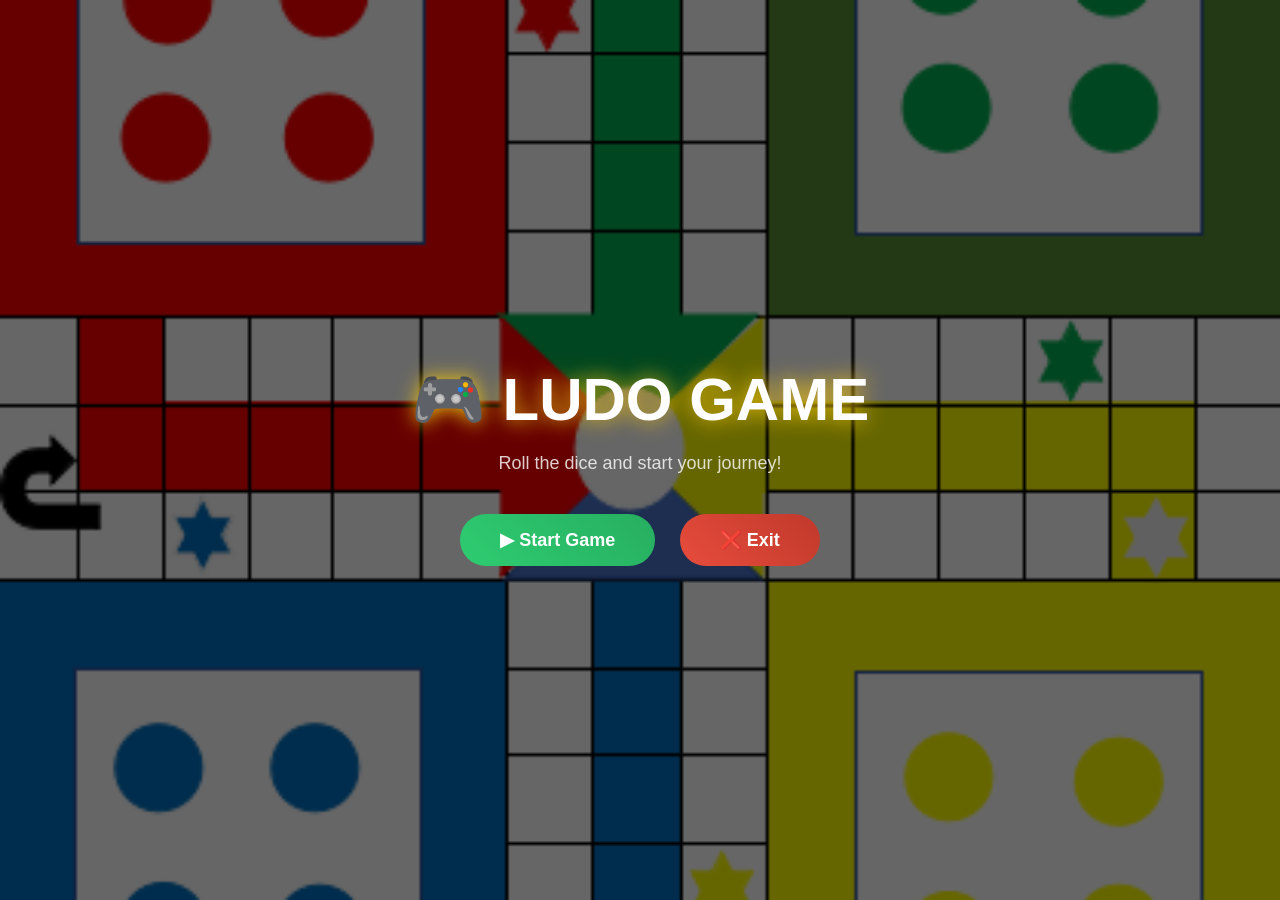
<file: index.html>
<!DOCTYPE html>
<html>
<head>
  <title>Ludo Game</title>

  <style>
    body {
      margin: 0;
      font-family: Arial;
      height: 100vh;
      display: flex;
      justify-content: center;
      align-items: center;

      /* Background Ludo Image */
      background: url('ludo.png') no-repeat center center/cover;
    }

    /* Dark overlay */
    .overlay {
      position: absolute;
      width: 100%;
      height: 100%;
      background: rgba(0,0,0,0.6);
    }

    .container {
      position: relative;
      text-align: center;
      color: white;
      z-index: 2;
    }

    h1 {
      font-size: 60px;
      margin-bottom: 10px;
      text-shadow: 0 0 20px #f1c40f;
    }

    p {
      font-size: 18px;
      opacity: 0.8;
      margin-bottom: 30px;
    }

    .btn {
      padding: 15px 40px;
      margin: 10px;
      font-size: 18px;
      border: none;
      border-radius: 50px;
      cursor: pointer;
      transition: 0.3s;
      font-weight: bold;
    }

    .play {
      background: linear-gradient(45deg, #2ecc71, #27ae60);
      color: white;
    }

    .play:hover {
      transform: scale(1.1);
    }

    .exit {
      background: linear-gradient(45deg, #e74c3c, #c0392b);
      color: white;
    }

    .exit:hover {
      transform: scale(1.1);
    }

    /* Glow animation */
    h1 {
      animation: glow 2s infinite alternate;
    }

    @keyframes glow {
      from { text-shadow: 0 0 10px #f1c40f; }
      to { text-shadow: 0 0 30px #f39c12; }
    }

  </style>
</head>

<body>

<div class="overlay"></div>

<div class="container">
  <h1>🎮 LUDO GAME</h1>
  <p>Roll the dice and start your journey!</p>

  <button class="btn play" onclick="startGame()">▶ Start Game</button>
  <button class="btn exit" onclick="exitGame()">❌ Exit</button>
</div>

<script>
function startGame() {
  window.location.href = "players.html";
}

function exitGame() {
  alert("Thanks for playing 😊");
}
</script>

</body>
</html>
</file>
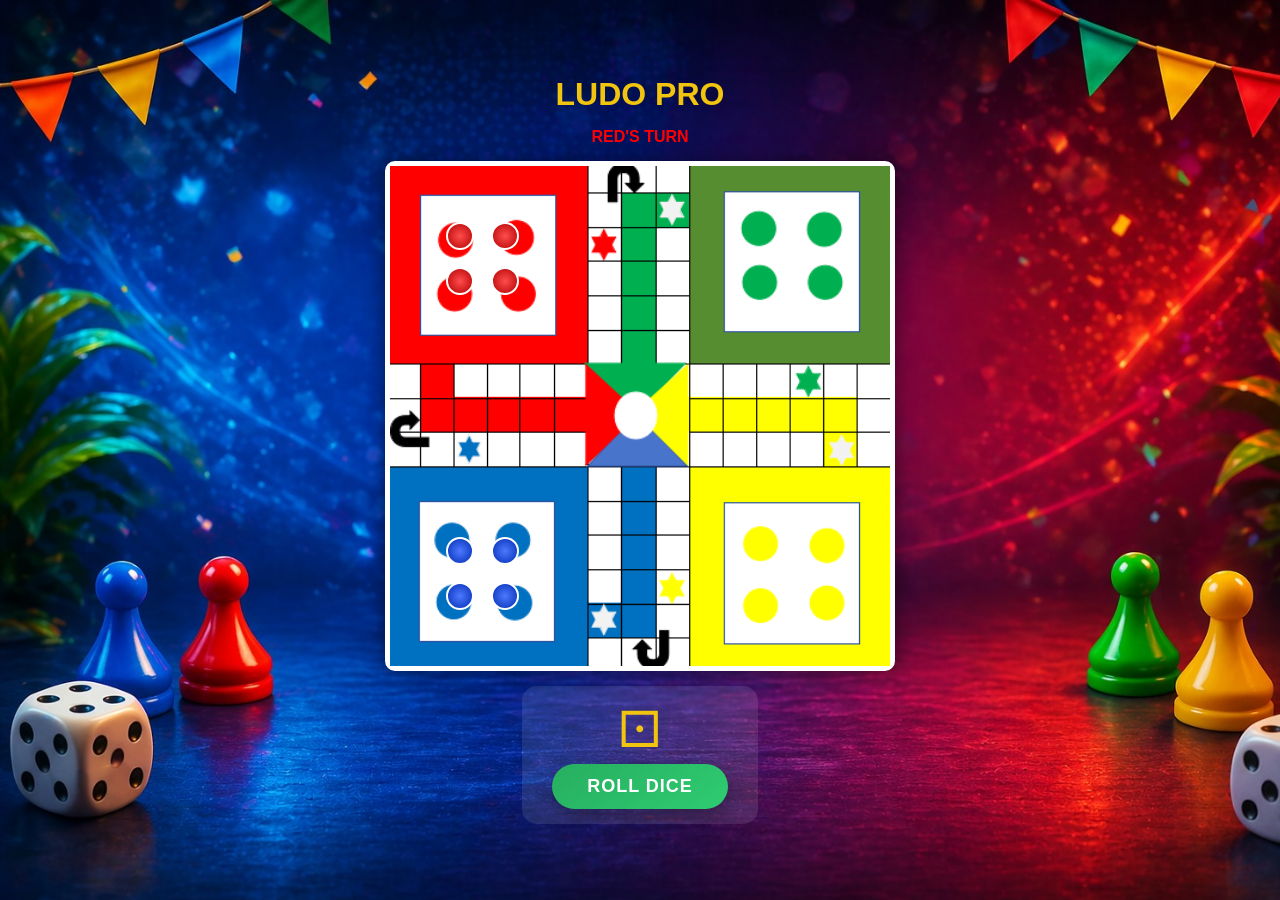
<file: board.html>
<!DOCTYPE html>
<html lang="en">
<head>
    <meta charset="UTF-8">
    <title>Ludo Game</title>
    <link rel="stylesheet" href="style.css">
</head>
<body>

<div class="container">
    <h1 class="title">LUDO PRO</h1>
    <div id="player-turn" style="color: red; font-weight: bold;">RED'S TURN</div>

    <div class="board-container">
        <img src="ludo.png" class="board">

        <div id="red-1" class="token red-token" onclick="handleTokenClick('red', 1)" style="left: 70px; top: 70px;"></div>
        <div id="red-2" class="token red-token" onclick="handleTokenClick('red', 2)" style="left: 115px; top: 70px;"></div>
        <div id="red-3" class="token red-token" onclick="handleTokenClick('red', 3)" style="left: 70px; top: 115px;"></div>
        <div id="red-4" class="token red-token" onclick="handleTokenClick('red', 4)" style="left: 115px; top: 115px;"></div>

        <div id="blue-1" class="token blue-token" onclick="handleTokenClick('blue', 1)" style="left: 70px; top: 385px;"></div>
        <div id="blue-2" class="token blue-token" onclick="handleTokenClick('blue', 2)" style="left: 115px; top: 385px;"></div>
        <div id="blue-3" class="token blue-token" onclick="handleTokenClick('blue', 3)" style="left: 70px; top: 430px;"></div>
        <div id="blue-4" class="token blue-token" onclick="handleTokenClick('blue', 4)" style="left: 115px; top: 430px;"></div>
    </div>

    <div class="dice-section">
        <span id="dice-display">⚀</span>
        <button class="btn-roll" id="roll-btn" onclick="rollDice()">ROLL DICE</button>
    </div>
</div>

<script>
let lastRoll = 0;
let currentPlayer = 'red';
let canMove = false;

// -1 means in home, 0+ means on track
const tokenStates = {
    red: { 1: -1, 2: -1, 3: -1, 4: -1 },
    blue: { 1: -1, 2: -1, 3: -1, 4: -1 }
};

const homeCoords = {
    'red-1': {x: 70, y: 70}, 'red-2': {x: 115, y: 70}, 'red-3': {x: 70, y: 115}, 'red-4': {x: 115, y: 115},
    'blue-1': {x: 70, y: 385}, 'blue-2': {x: 115, y: 385}, 'blue-3': {x: 70, y: 430}, 'blue-4': {x: 115, y: 430}
};

// Precise coordinates for 500x500 board
const commonPath = [
    {x: 45, y: 215}, {x: 78, y: 215}, {x: 112, y: 215}, {x: 145, y: 215}, {x: 178, y: 215},
    {x: 215, y: 178}, {x: 215, y: 145}, {x: 215, y: 112}, {x: 215, y: 78}, {x: 215, y: 45}, {x: 215, y: 15},
    {x: 250, y: 15}, {x: 285, y: 15}, {x: 285, y: 45}, {x: 285, y: 78}, {x: 285, y: 112}, {x: 285, y: 145},
    {x: 285, y: 178}, {x: 322, y: 215}, {x: 355, y: 215}, {x: 388, y: 215}, {x: 422, y: 215}, {x: 455, y: 215},
    {x: 485, y: 215}, {x: 485, y: 250}, {x: 485, y: 285}, {x: 455, y: 285}, {x: 422, y: 285}, {x: 388, y: 285},
    {x: 355, y: 285}, {x: 322, y: 285}, {x: 285, y: 322}, {x: 285, y: 355}, {x: 285, y: 388}, {x: 285, y: 422},
    {x: 285, y: 455}, {x: 285, y: 485}, {x: 250, y: 485}, {x: 215, y: 485}, {x: 215, y: 455}, {x: 215, y: 422},
    {x: 215, y: 388}, {x: 215, y: 355}, {x: 215, y: 322}, {x: 178, y: 285}, {x: 145, y: 285}, {x: 112, y: 285},
    {x: 78, y: 285}, {x: 45, y: 285}, {x: 15, y: 285}, {x: 15, y: 250}, {x: 15, y: 215}
];

const homePaths = {
    red: [
        {x: 45, y: 250}, {x: 78, y: 250}, {x: 112, y: 250}, {x: 145, y: 250}, {x: 178, y: 250}, {x: 215, y: 250}
    ],
    blue: [
        {x: 250, y: 455}, {x: 250, y: 422}, {x: 250, y: 388}, {x: 250, y: 355}, {x: 250, y: 322}, {x: 250, y: 285}
    ]
};
function rollDice() {
    if (canMove) return;
    lastRoll = Math.floor(Math.random() * 6) + 1;
    const diceFaces = ["⚀","⚁","⚂","⚃","⚄","⚅"];
    document.getElementById("dice-display").innerHTML = diceFaces[lastRoll - 1];

    // Check if player can move
    let hasMove = false;
    for (let i = 1; i <= 4; i++) {
        if (tokenStates[currentPlayer][i] >= 0 || lastRoll === 6) hasMove = true;
    }

    if (!hasMove) {
        setTimeout(switchPlayer, 800);
    } else {
        canMove = true;
        document.getElementById("roll-btn").disabled = true;
    }
}

function checkCapture(mover, position) {
    let opponent = (mover === 'red') ? 'blue' : 'red';
    
    // Star wale safe zones (In boxes par goti nahi maregi)
    const safeIndices = [0, 13, 26, 39]; 
    
    // Board par mover aur opponent ki asli location calculate karna
    let moverIdx = (mover === 'blue') ? (position + 39) % 52 : position;

    for (let i = 1; i <= 4; i++) {
        let oppState = tokenStates[opponent][i];
        
        if (oppState >= 0) {
            let oppIdx = (opponent === 'blue') ? (oppState + 39) % 52 : oppState;
            
            // Agar dono ek hi jagah hain aur safe zone nahi hai
            if (moverIdx === oppIdx && !safeIndices.includes(moverIdx)) {
                tokenStates[opponent][i] = -1; // Goti pit gayi, wapas ghar bhejo
                console.log(opponent + " ki goti pit gayi!");
            }
        }
    }
}
function handleTokenClick(player, id) {
    if (!canMove || player !== currentPlayer) return;
    let state = tokenStates[player][id];
    // handleTokenClick ke andar jahan move logic hai:
let nextState = state + lastRoll;

if (nextState > 57) { // 51 path + 6 ghar ke steps = 57 max
    console.log("Dice number zyada hai, goti andar nahi ja sakti");
    return; // Move skip ho jayegi
}

tokenStates[player][id] = nextState;

    if (state === -1 && lastRoll === 6) {
        tokenStates[player][id] = 0;
        finishTurn();
    } else if (state >= 0) {
        tokenStates[player][id] = (state + lastRoll) % 52;
        checkCapture(player, nextState);
        finishTurn();
    }
}

function finishTurn() {
    updateUI();
    canMove = false;
    document.getElementById("roll-btn").disabled = false;
    if (lastRoll !== 6) switchPlayer();
}

// function updateUI() {
//     for (let p of ['red', 'blue']) {
//         for (let i = 1; i <= 4; i++) {
//             const el = document.getElementById(`${p}-${i}`);
//             const state = tokenStates[p][i];
            
//             if (state === -1) {
//                 el.style.left = homeCoords[`${p}-${i}`].x + "px";
//                 el.style.top = homeCoords[`${p}-${i}`].y + "px";
//             } else {
//                 let idx;
//                 if (p === 'blue') {
//                     idx = (state + 39) % 52; 
//                 } else {
//                     idx = state % 52;
//                 }
                
//                 el.style.left = commonPath[idx].x + "px";
//                 el.style.top = commonPath[idx].y + "px";
//             }
//         }
//     }
// }

function updateUI() {
    for (let p of ['red', 'blue']) {
        for (let i = 1; i <= 4; i++) {
            const el = document.getElementById(`${p}-${i}`);
            const state = tokenStates[p][i];
            
            if (state === -1) {
                el.style.left = homeCoords[`${p}-${i}`].x + "px";
                el.style.top = homeCoords[`${p}-${i}`].y + "px";
            } 
            // AGAR GOTI 51 SE AGAY NIKAL GAYI HAI (Home Path)
            else if (state > 51) {
                let homeIdx = state - 52; // 52 pehla step hoga ghar ka
                if (homeIdx < homePaths[p].length) {
                    el.style.left = homePaths[p][homeIdx].x + "px";
                    el.style.top = homePaths[p][homeIdx].y + "px";
                } else {
                    // GOTI JEET GAYI
                    el.style.display = 'none'; 
                    // Yahan blast wala code dal sakti hain
                }
            } 
            else {
                let idx = (p === 'blue') ? (state + 39) % 52 : state;
                el.style.left = commonPath[idx].x + "px";
                el.style.top = commonPath[idx].y + "px";
            }
        }
    }
}
function switchPlayer() {
    currentPlayer = (currentPlayer === 'red') ? 'blue' : 'red';
    const turnEl = document.getElementById("player-turn");
    turnEl.innerHTML = `${currentPlayer.toUpperCase()}'S TURN`;
    turnEl.style.color = (currentPlayer === 'red') ? 'red' : '#3498db';
}
</script>
</body>
</html>
</file>
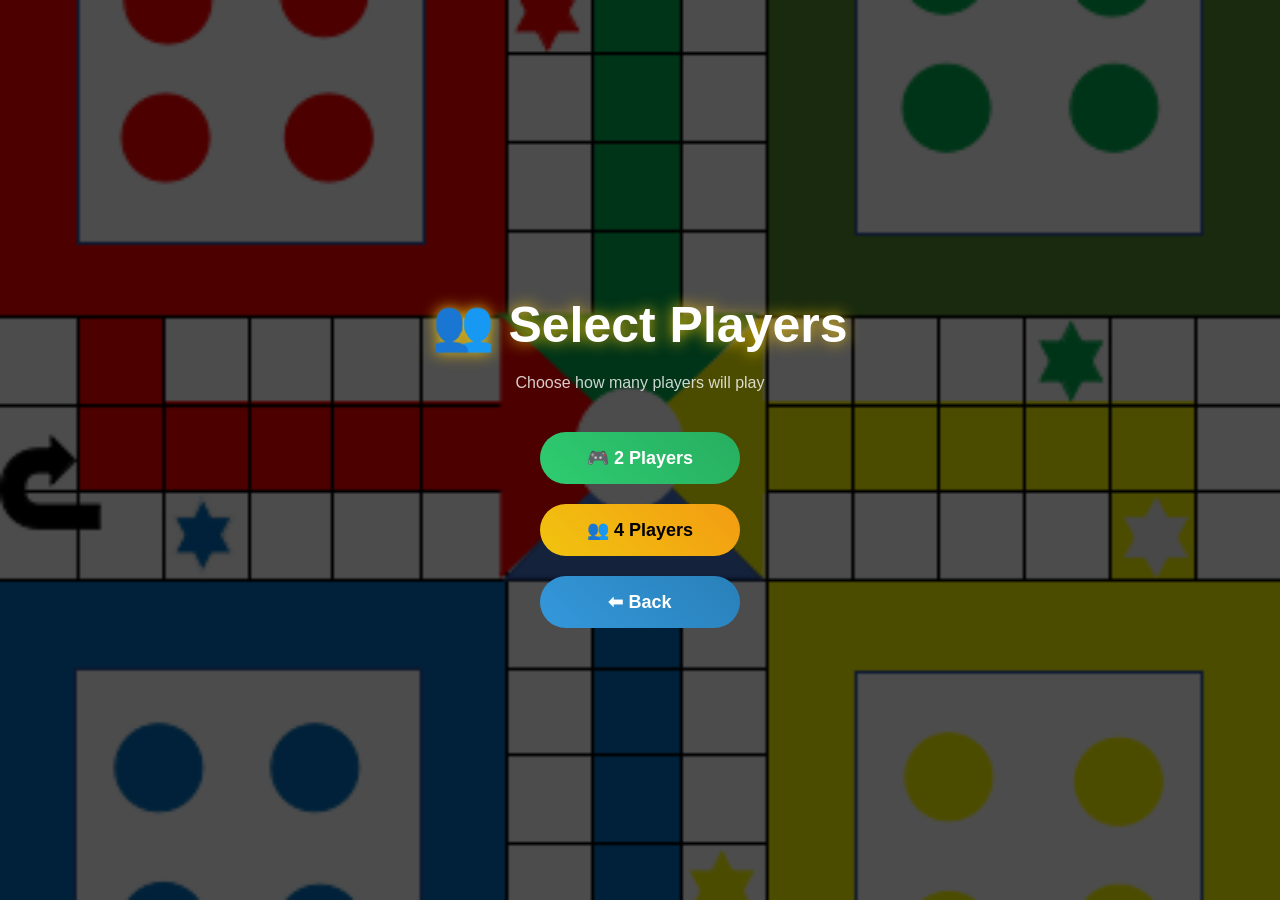
<file: players.html>
<!DOCTYPE html>
<html>
<head>
  <title>Select Players</title>

  <style>
    body {
      margin: 0;
      height: 100vh;
      font-family: Arial;
      display: flex;
      justify-content: center;
      align-items: center;

      /* Background */
      background: url('ludo.png') no-repeat center center/cover;
    }

    /* Dark overlay */
    .overlay {
      position: absolute;
      width: 100%;
      height: 100%;
      background: rgba(0,0,0,0.7);
    }

    .container {
      position: relative;
      text-align: center;
      color: white;
      z-index: 2;
    }

    h1 {
      font-size: 50px;
      margin-bottom: 20px;
      text-shadow: 0 0 15px #f1c40f;
    }

    p {
      opacity: 0.8;
      margin-bottom: 30px;
    }

    .btn {
      padding: 15px 40px;
      margin: 10px;
      font-size: 18px;
      border: none;
      border-radius: 50px;
      cursor: pointer;
      transition: 0.3s;
      font-weight: bold;
      min-width: 200px;
    }

    .two {
      background: linear-gradient(45deg, #2ecc71, #27ae60);
      color: white;
    }

    .four {
      background: linear-gradient(45deg, #f1c40f, #f39c12);
      color: black;
    }

    .back {
      background: linear-gradient(45deg, #3498db, #2980b9);
      color: white;
    }

    .btn:hover {
      transform: scale(1.1);
    }

    /* Glow animation */
    h1 {
      animation: glow 2s infinite alternate;
    }

    @keyframes glow {
      from { text-shadow: 0 0 10px #f1c40f; }
      to { text-shadow: 0 0 25px #f39c12; }
    }

  </style>
</head>

<body>

<div class="overlay"></div>

<div class="container">
  <h1>👥 Select Players</h1>
  <p>Choose how many players will play</p>

  <button class="btn two" onclick="goTo2()">🎮 2 Players</button><br>
  <button class="btn four" onclick="goTo4()">👥 4 Players</button><br>
  <button class="btn back" onclick="goBack()">⬅ Back</button>
</div>

<script>
function goTo2() {
  window.location.href = "board.html";
}

function goTo4() {
  window.location.href = "board4.html";
}

function goBack() {
  window.location.href = "index.html";
}
</script>

</body>
</html>
</file>
<file: style.css>
body, html {
    margin: 0;
    padding: 0;
    height: 100%;
    font-family: 'Segoe UI', Tahoma, Geneva, Verdana, sans-serif;
    background-image: url("bg.jpg.jpeg");
    background-repeat: no-repeat;
    background-size : cover ;
    
}

.container {
    display: flex;
    flex-direction: column;
    align-items: center;
    justify-content: center;
    height: 100vh;
    gap: 15px;
}

.title {
    font-size: 32px;
    color: #f1c40f;
    margin: 0;
}

/* Board setup - Image ko proper show karne ke liye */
.board-container {
    position: relative;
    width: 500px; /* Fixed size */
    height: 500px;
    border: 5px solid white;
    border-radius: 10px;
    box-shadow: 0 0 20px rgba(0,0,0,0.5);
    background-color: white;
}

.board {
    width: 100%;
    height: 100%;
    object-fit: contain; /* Image ko box ke andar set rakhta hai */
    display: block;
}

/* Tokens styling */
.token {
    width: 24px;
    height: 24px;
    border-radius: 50%;
    position: absolute;
    border: 2px solid white;
    z-index: 10;
    transform: translate(-50%, -50%); /* Center positioning */
    transition: all 0.4s ease;
    cursor: pointer;
}

.red-token { background: radial-gradient(circle, #ff4d4d, #b30000); }
.blue-token { background: radial-gradient(circle, #4d79ff, #002db3); }

/* Dice area */
.dice-section {
    background: rgba(255, 255, 255, 0.1);
    padding: 15px 30px;
    border-radius: 15px;
    text-align: center;
    color: white;
}

#dice-display {
    font-size: 50px;
    color: #f1c40f;
    display: block;
    margin-bottom: 5px;
}
/* Buttons styling for all pages */
.btn-roll, .btn {
    padding: 12px 35px;
    font-size: 18px;
    font-weight: bold;
    border: none;
    border-radius: 50px; /* Round shape */
    cursor: pointer;
    color: white;
    background: linear-gradient(145deg, #27ae60, #2ecc71);
    box-shadow: 0 4px 15px rgba(0,0,0,0.3);
    transition: all 0.3s ease;
    text-transform: uppercase;
    letter-spacing: 1px;
}

.btn-roll:hover, .btn:hover {
    transform: translateY(-3px);
    box-shadow: 0 6px 20px rgba(0,0,0,0.4);
    background: linear-gradient(145deg, #2ecc71, #27ae60);
}

.btn-roll:active, .btn:active {
    transform: translateY(1px);
}

/* Disabled button state */
.btn-roll:disabled {
    background: #7f8c8d !important;
    cursor: not-allowed;
    transform: none;
    box-shadow: none;
}

/* 2-Player / 4-Player buttons specific colors */
.btn-green { background: #27ae60; }
.btn-yellow { background: #f1c40f; color: black; }

/* Celebration Animation */
.winning-blast {
    position: fixed;
    top: 50%;
    left: 50%;
    transform: translate(-50%, -50%);
    font-size: 50px;
    z-index: 1000;
    pointer-events: none;
    animation: blastEffect 1s ease-out forwards;
}

@keyframes blastEffect {
    0% { transform: translate(-50%, -50%) scale(0); opacity: 1; }
    100% { transform: translate(-50%, -50%) scale(3); opacity: 0; }
}
</file>
